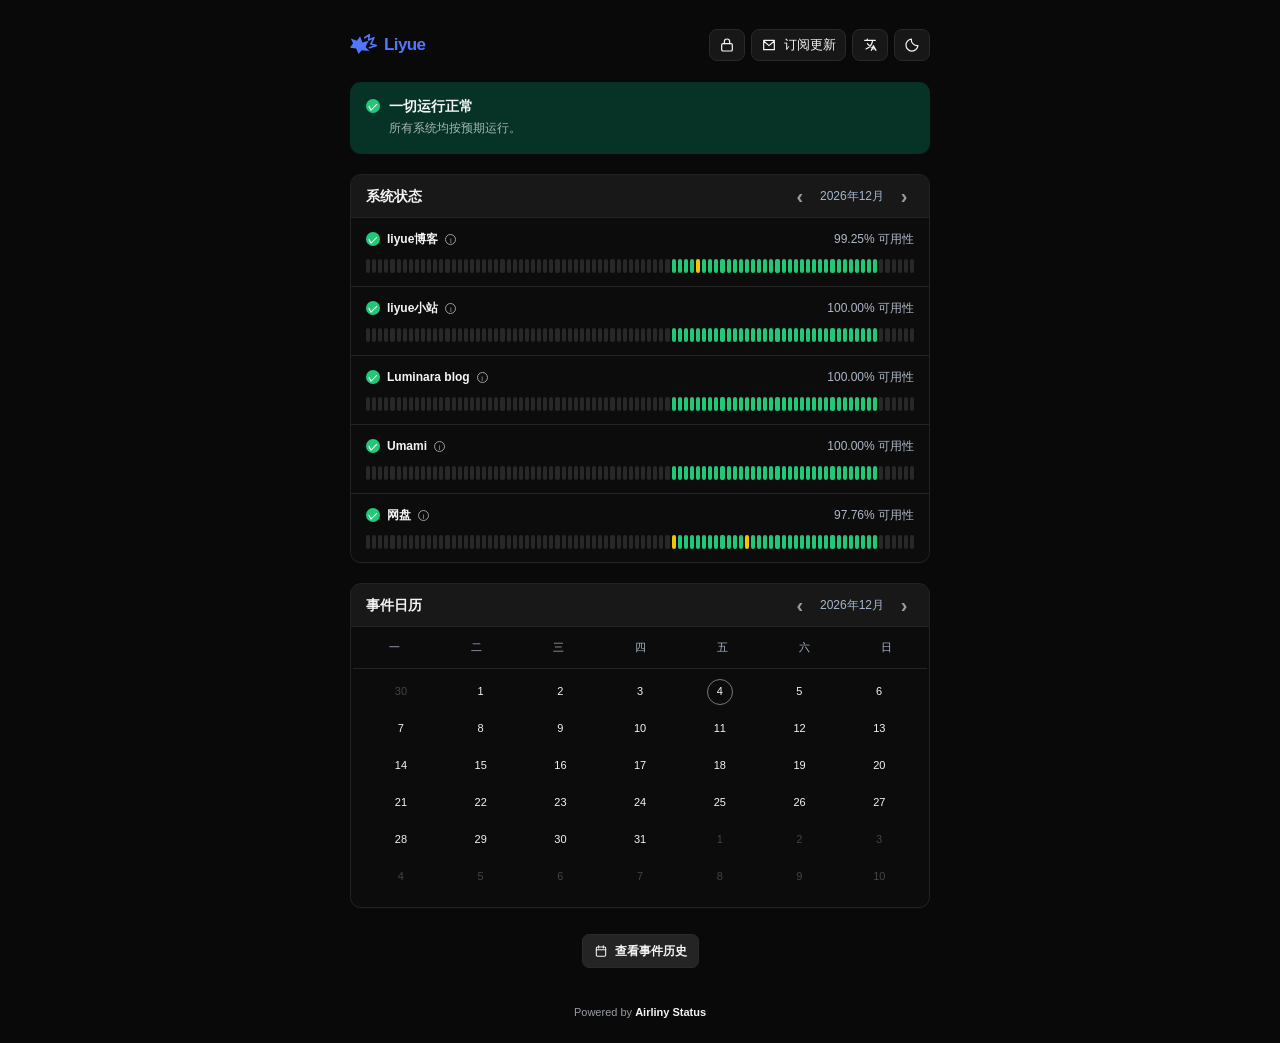
<file: index.html>
<!doctype html>
<html lang="zh-CN" data-theme="dark"><head><meta charset="utf-8"><meta name="viewport" content="width=device-width,initial-scale=1"><meta name="theme-color" content="#090909" id="theme-color"><meta name="description" content="Liyue 服务状态"><title>Liyue Status</title><link rel="stylesheet" href="./assets/style.css?v=20261026-4"></head>
<body><main class="page"><header class="topbar"><a class="brand" href="./" aria-label="Liyue Status"><svg class="brand-logo" viewBox="0 0 40 30" aria-hidden="true"><path d="M4 12 1 6l8 3 4-6 3 8 8-2-4 8 5 5-10-1-4 5-3-7-8-1 4-6Z" fill="currentColor"/><path d="M19 5 25 1l-1 7 7-3-4 8 7 2-9 3" fill="none" stroke="currentColor" stroke-width="2" stroke-linecap="round" stroke-linejoin="round"/></svg><span>Liyue</span></a><div class="actions"><a class="icon-btn" href="./private.html" title="私有站点" aria-label="私有站点"><svg viewBox="0 0 24 24" aria-hidden="true"><rect x="4" y="10" width="16" height="11" rx="2"/><path d="M8 10V7a4 4 0 0 1 8 0v3"/></svg></a><button id="subscribe" type="button" title="订阅更新"><svg viewBox="0 0 24 24" aria-hidden="true"><path d="M4 5h16v14H4zM4 6l8 7 8-7" /></svg><span data-i18n="subscribe">订阅更新</span></button><button id="lang" type="button" aria-label="切换语言" title="切换语言"><svg viewBox="0 0 24 24" aria-hidden="true"><circle cx="12" cy="12" r="9"/><path d="M3 12h18M12 3a15 15 0 0 1 0 18M12 3a15 15 0 0 0 0 18"/></svg></button><button id="theme" type="button" aria-label="切换主题" title="切换主题"><svg id="theme-icon" viewBox="0 0 24 24" aria-hidden="true"><path d="M20.9 13A9 9 0 0 1 11 3.1 9 9 0 1 0 20.9 13Z"/></svg></button></div></header>
<div id="subscribe-modal" class="modal" hidden><div class="modal-backdrop" data-close-subscribe></div><section class="modal-card" role="dialog" aria-modal="true" aria-labelledby="subscribe-heading"><button id="subscribe-close" class="modal-close" type="button" aria-label="Close">×</button><h2 id="subscribe-heading" data-i18n="subscribeTitle">订阅状态更新</h2><p id="subscribe-description" data-i18n="subscribeBody">网站发生故障或恢复时，通过邮件通知你。</p><form id="subscribe-form"><label for="subscribe-email" id="subscribe-email-label" data-i18n="subscribeEmail">邮箱地址</label><input id="subscribe-email" type="email" autocomplete="email" required maxlength="254" placeholder="you@example.com"><button id="subscribe-submit" class="subscribe-submit" type="submit" data-i18n="subscribeSubmit">发送验证邮件</button><p class="modal-note" id="subscribe-note" data-i18n="subscribeNote">我们会先发送验证邮件。确认后才会订阅，你可以随时退订。</p><p id="subscribe-result" class="subscribe-result" role="status" aria-live="polite"></p></form></section></div>
<section id="banner" class="banner"><div id="banner-icon" class="banner-icon">✓</div><div><h1 id="overall">正在读取状态…</h1><p id="summary">读取最近一次真实监控结果</p></div></section>
<section class="panel system-panel"><div class="panel-heading"><h2 data-i18n="systems">系统状态</h2><div class="month-nav"><button id="uptime-prev" aria-label="上个月">‹</button><span id="uptime-month"></span><button id="uptime-next" aria-label="下个月">›</button></div></div><div id="monitors" class="monitor-list"></div></section>
<section class="panel calendar-panel"><div class="panel-heading"><h2 data-i18n="calendar">事件日历</h2><div class="month-nav"><button id="calendar-prev" aria-label="上个月">‹</button><span id="calendar-month"></span><button id="calendar-next" aria-label="下个月">›</button></div></div><div class="calendar-wrap"><div class="weekdays" id="weekdays"></div><div id="calendar" class="calendar"></div></div><div id="day-detail" class="day-detail" hidden></div></section>
<div class="history-link-wrap"><button id="history-link" class="history-link"><svg viewBox="0 0 24 24" aria-hidden="true"><rect x="4" y="5" width="16" height="16" rx="2"/><path d="M8 3v4m8-4v4M4 10h16"/></svg><span data-i18n="historyButton">查看事件历史</span></button></div>
<section id="event-history" class="panel event-history" hidden><div class="panel-heading"><h2 data-i18n="incidents">历史事件</h2></div><div id="events"></div></section><footer>Powered by <a href="https://github.com/Airliny/airliny-status" target="_blank" rel="noreferrer">Airliny Status</a></footer></main><script src="./assets/app.js?v=20261027-102311" defer></script></body></html>
</file>
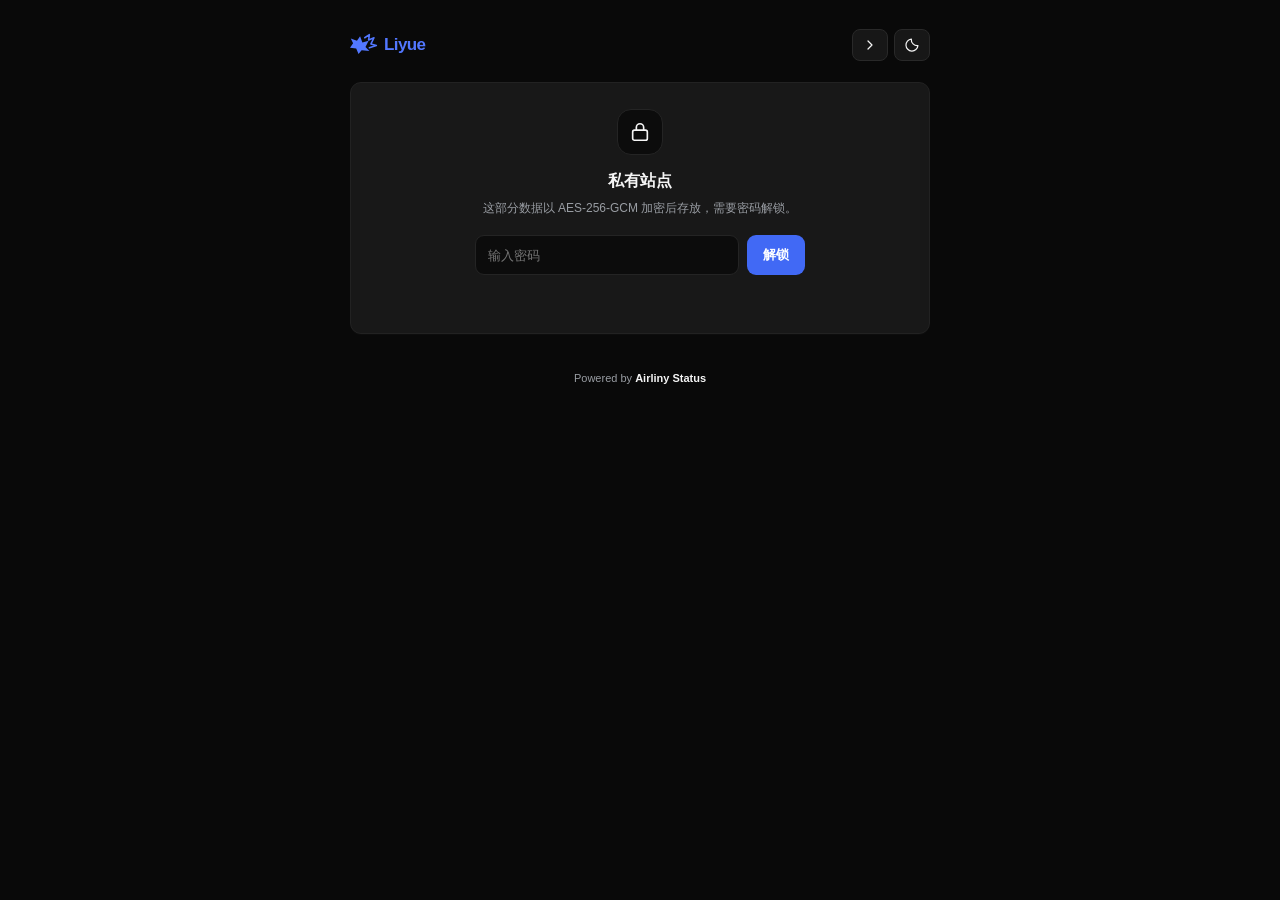
<file: private.html>
<!doctype html>
<html lang="zh-CN" data-theme="dark"><head><meta charset="utf-8"><meta name="viewport" content="width=device-width,initial-scale=1"><meta name="theme-color" content="#090909" id="theme-color"><meta name="robots" content="noindex,nofollow"><meta name="description" content="Liyue 私有服务状态"><title>Liyue Private Status</title><link rel="stylesheet" href="./assets/style.css?v=20261026-4"></head>
<body><main class="page"><header class="topbar"><a class="brand" href="./" aria-label="Liyue Status"><svg class="brand-logo" viewBox="0 0 40 30" aria-hidden="true"><path d="M4 12 1 6l8 3 4-6 3 8 8-2-4 8 5 5-10-1-4 5-3-7-8-1 4-6Z" fill="currentColor"/><path d="M19 5 25 1l-1 7 7-3-4 8 7 2-9 3" fill="none" stroke="currentColor" stroke-width="2" stroke-linecap="round" stroke-linejoin="round"/></svg><span>Liyue</span></a><div class="actions"><a class="icon-btn" href="./" title="返回公开状态页" aria-label="返回公开状态页"><svg viewBox="0 0 24 24" aria-hidden="true"><path d="M9 6 15 12 9 18"/></svg></a><button id="theme" type="button" aria-label="切换主题" title="切换主题"><svg id="theme-icon" viewBox="0 0 24 24" aria-hidden="true"><path d="M20.9 13A9 9 0 0 1 11 3.1 9 9 0 1 0 20.9 13Z"/></svg></button></div></header>

<section id="lock" class="panel lock-panel"><div class="lock-body"><div class="lock-icon"><svg viewBox="0 0 24 24" aria-hidden="true"><rect x="4" y="10" width="16" height="11" rx="2"/><path d="M8 10V7a4 4 0 0 1 8 0v3"/></svg></div><h1>私有站点</h1><p>这部分数据以 AES-256-GCM 加密后存放，需要密码解锁。</p><form id="unlock-form" autocomplete="off"><input id="password" type="password" placeholder="输入密码" aria-label="密码" required autocomplete="current-password"><button id="unlock-btn" type="submit">解锁</button></form><p id="lock-msg" class="lock-msg"></p></div></section>

<div id="content" hidden>
<section id="banner" class="banner"><div id="banner-icon" class="banner-icon">✓</div><div><h1 id="overall">—</h1><p id="summary"></p></div></section>
<section class="panel"><div class="panel-heading"><h2>私有服务</h2><button id="relock" class="lock-btn" type="button">锁定</button></div><div id="monitors" class="monitor-list"></div></section>
<section class="panel"><div class="panel-heading"><h2>历史事件</h2></div><div id="events"></div></section>
</div>

<footer>Powered by <a href="https://github.com/Airliny/airliny-status" target="_blank" rel="noreferrer">Airliny Status</a></footer></main>
<script src="./assets/private.js?v=20261026-4" defer></script></body></html>
</file>
<file: assets/style.css>
:root{color-scheme:dark;--bg:#090909;--panel:#181818;--panel-inner:#0c0c0c;--ink:#f5f5f5;--muted:#999da3;--line:#242424;--green:#20c878;--green-bg:#073326;--yellow:#f3c400;--orange:#ff8500;--red:#ff3939;--graybar:#282828;--button:#171717}html[data-theme="light"]{color-scheme:light;--bg:#f7f7f8;--panel:#fff;--panel-inner:#fff;--ink:#202124;--muted:#73777e;--line:#e7e7e9;--green:#139e61;--green-bg:#e4f7ed;--yellow:#d9ad00;--orange:#e87900;--red:#df3434;--graybar:#e1e1e3;--button:#f4f4f5}*{box-sizing:border-box}html,body{margin:0;min-height:100%;background:var(--bg);color:var(--ink)}body{font-family:Inter,-apple-system,BlinkMacSystemFont,"Segoe UI",Roboto,"Noto Sans SC",Arial,sans-serif;font-size:13px;line-height:1.5;transition:background .15s,color .15s}.page{width:min(580px,calc(100% - 28px));margin:26px auto 20px}.topbar{display:flex;align-items:center;justify-content:space-between;height:38px;margin-bottom:18px}.brand{display:flex;align-items:center;gap:3px;color:#5277ff;text-decoration:none;font-size:17px;font-weight:750;letter-spacing:-.6px}.brand-logo{width:31px;height:27px;fill:currentColor}.actions{display:flex;gap:6px}.actions button,.month-nav button{height:32px;min-width:32px;display:flex;align-items:center;justify-content:center;gap:7px;border:1px solid #292929;background:var(--button);color:var(--ink);border-radius:8px;padding:0 9px;cursor:pointer;font:inherit;font-weight:550}.actions button:hover,.month-nav button:hover,.history-link:hover{filter:brightness(1.2);border-color:#4b4b4b}.actions svg,.history-link svg{width:16px;height:16px;fill:none;stroke:currentColor;stroke-width:1.8;stroke-linecap:round;stroke-linejoin:round}.banner{display:flex;align-items:flex-start;gap:9px;background:var(--green-bg);border-radius:11px;padding:14px 16px;margin-bottom:20px;min-height:72px}.banner-icon{flex:none;display:grid;place-items:center;width:14px;height:14px;border-radius:50%;background:var(--green);color:#fff;font-size:10px;font-weight:800;margin-top:3px}.banner h1{font-size:14px;font-weight:700;margin:0 0 2px}.banner p{color:#a5b8b1;margin:0;font-size:12px}.banner.down{background:#351719}.banner.down .banner-icon{background:var(--red)}.banner.unknown{background:var(--panel)}.banner.unknown .banner-icon{background:#777}.panel{border:1px solid #222;border-radius:11px;overflow:hidden;background:var(--panel);margin-bottom:20px;box-shadow:0 1px 0 rgba(255,255,255,.015)}html[data-theme="light"] .panel{border-color:var(--line)}.panel-heading{height:43px;display:flex;align-items:center;justify-content:space-between;padding:0 15px;background:var(--panel);border-bottom:1px solid var(--line)}.panel-heading h2{font-size:14px;font-weight:700;margin:0}.month-nav{display:flex;align-items:center;gap:10px;color:#a6b6ce;font-size:12px}.month-nav button{height:26px;min-width:20px;padding:0;border:0;background:transparent;color:var(--muted);font-size:20px;line-height:1}.monitor-list{background:var(--panel-inner)}.monitor{padding:12px 15px 13px;border-bottom:1px solid var(--line)}.monitor:last-child{border-bottom:0}.monitor-head{display:flex;align-items:center;gap:7px;min-width:0}.status-check{display:grid;place-items:center;flex:none;width:14px;height:14px;border-radius:50%;background:var(--green);color:#fff;font-size:10px;font-weight:800}.status-check.down{background:var(--red)}.monitor-name{font-size:12px;font-weight:650;min-width:0;overflow-wrap:anywhere}.info{display:inline-grid;place-items:center;border:1px solid var(--muted);color:var(--muted);border-radius:50%;width:11px;height:11px;font-size:8px;flex:none}.uptime{margin-left:auto;white-space:nowrap;color:#aeb8c7;font-size:12px}.bars{display:grid;grid-template-columns:repeat(90,minmax(0,1fr));gap:2px;margin-top:11px}.bar{height:14px;border-radius:2px;background:var(--graybar);min-width:0}.bar.up{background:var(--green)}.bar.partial{background:var(--yellow)}.bar.down{background:var(--red)}.bar.mixed{background:var(--orange)}.bar.future{opacity:.38}.calendar-wrap{padding:0 2px 4px;background:var(--panel-inner)}.weekdays,.calendar{display:grid;grid-template-columns:repeat(7,minmax(0,1fr));text-align:center}.weekdays{height:42px;align-items:center;border-bottom:1px solid var(--line);color:#a9b5c6;font-size:11px}.calendar{padding:4px 8px 8px;grid-auto-rows:37px;align-items:center}.cal-day{justify-self:center;display:grid;place-items:center;width:26px;height:26px;border-radius:50%;border:1px solid transparent;background:transparent;color:var(--ink);font:inherit;font-size:11px;cursor:pointer}.cal-day:hover{background:var(--button);border-color:var(--muted)}.cal-day.other{color:#444}.cal-day.event-yellow{border-color:var(--yellow);border-width:2px}.cal-day.event-orange{border-color:var(--orange);border-width:2px}.cal-day.event-red{border-color:var(--red);border-width:2px}.cal-day.today{border-color:#777}.cal-day.selected{background:var(--green-bg);border-color:var(--green);color:var(--ink)}.day-detail{padding:11px 15px;border-top:1px solid var(--line);color:var(--muted);font-size:12px}.history-link-wrap{display:flex;justify-content:center;margin:26px 0 35px}.history-link{display:flex;align-items:center;gap:7px;border:1px solid #2a2a2a;background:#242424;color:#f4f4f4;border-radius:7px;padding:7px 11px;font:inherit;font-size:12px;font-weight:600;cursor:pointer}.history-link svg{width:14px;height:14px}.event-history{margin-top:-12px}.event{padding:13px 15px;border-bottom:1px solid var(--line)}.event:last-child{border-bottom:0}.event-title{font-weight:650;margin-bottom:3px}.event-meta{font-size:11px;color:var(--muted)}.empty{padding:20px;text-align:center;color:var(--muted)}footer{text-align:center;color:var(--muted);font-size:11px;margin:36px 0 22px}footer a{color:var(--ink);text-decoration:none;font-weight:650}footer a:hover{text-decoration:underline}@media(max-width:520px){.page{width:calc(100% - 20px);margin-top:14px}.brand{font-size:16px}.banner{margin-bottom:15px}.panel{margin-bottom:15px}.panel-heading{padding:0 11px}.monitor{padding:11px}.monitor-name{font-size:11px}.uptime{font-size:10px}.bars{gap:1.5px}.bar{height:12px}.calendar{grid-auto-rows:34px;padding-inline:3px}.month-nav{gap:4px;font-size:11px}.actions button{min-width:30px;padding:0 7px}.actions button:first-child{padding:0 8px}}@media(prefers-reduced-motion:reduce){*{transition:none!important}}
.modal[hidden]{display:none}.modal{position:fixed;inset:0;z-index:1000;display:grid;place-items:center;padding:18px}.modal-backdrop{position:absolute;inset:0;background:rgba(0,0,0,.68);backdrop-filter:blur(3px)}.modal-card{position:relative;width:min(420px,100%);padding:25px;background:var(--panel);color:var(--ink);border:1px solid var(--line);border-radius:14px;box-shadow:0 20px 80px #0008}.modal-card h2{margin:0 30px 7px 0;font-size:18px}.modal-card>p{color:var(--muted);font-size:13px;margin:0 0 20px}.modal-close{position:absolute;right:13px;top:11px;width:30px;height:30px;border:0;border-radius:7px;background:var(--button);color:var(--ink);font-size:23px;cursor:pointer}.modal-card label{display:block;margin-bottom:7px;font-size:12px;font-weight:650}.modal-card input{display:block;width:100%;height:42px;border:1px solid var(--line);border-radius:8px;padding:0 12px;background:var(--panel-inner);color:var(--ink);font:inherit;outline:none}.modal-card input:focus{border-color:#5277ff}.subscribe-submit{width:100%;height:40px;margin-top:12px;border:0;border-radius:8px;background:#4169f5;color:white;font:inherit;font-weight:650;cursor:pointer}.subscribe-submit:disabled{opacity:.6;cursor:wait}.modal-note{font-size:11px!important;color:var(--muted);margin:12px 0 0!important}.subscribe-result{font-size:12px;color:var(--ink);margin:12px 0 0;overflow-wrap:anywhere}html[data-theme="light"] .modal-backdrop{background:rgba(15,15,20,.38)}
.actions a.icon-btn{height:32px;min-width:32px;display:flex;align-items:center;justify-content:center;border:1px solid #292929;background:var(--button);color:var(--ink);border-radius:8px;padding:0 9px;text-decoration:none}.actions a.icon-btn:hover{filter:brightness(1.2);border-color:#4b4b4b}.actions a.icon-btn svg{width:16px;height:16px;fill:none;stroke:currentColor;stroke-width:1.8;stroke-linecap:round;stroke-linejoin:round}.lock-body{padding:26px 20px 28px;text-align:center}.lock-icon{display:grid;place-items:center;width:46px;height:46px;margin:0 auto;border-radius:14px;background:var(--panel-inner);border:1px solid var(--line)}.lock-icon svg{width:22px;height:22px;fill:none;stroke:var(--ink);stroke-width:1.8;stroke-linecap:round;stroke-linejoin:round}.lock-body h1{font-size:16px;font-weight:750;margin:14px 0 6px}.lock-body p{color:var(--muted);font-size:12px;margin:0 0 18px}#unlock-form{display:flex;gap:8px;max-width:330px;margin:0 auto}#unlock-form input{flex:1;min-width:0;height:40px;border:1px solid var(--line);border-radius:9px;padding:0 12px;background:var(--panel-inner);color:var(--ink);font:inherit;outline:none}#unlock-form input:focus{border-color:#5277ff}#unlock-form button{height:40px;padding:0 16px;border:0;border-radius:9px;background:#4169f5;color:#fff;font:inherit;font-weight:650;cursor:pointer}#unlock-form button:disabled{opacity:.6;cursor:wait}.lock-msg{min-height:16px;margin:14px 0 0!important;font-size:12px;color:var(--muted)}.lock-msg.error{color:var(--red)}.lock-btn{height:26px;padding:0 10px;border:1px solid var(--line);border-radius:7px;background:var(--button);color:var(--muted);font:inherit;font-size:11px;cursor:pointer}.lock-btn:hover{color:var(--ink);border-color:#4b4b4b}.private-row{padding:12px 15px;border-bottom:1px solid var(--line);background:var(--panel-inner)}.private-row:last-child{border-bottom:0}.private-meta{display:flex;flex-wrap:wrap;gap:4px 12px;margin-top:7px;color:var(--muted);font-size:11px}.private-url{color:var(--muted);text-decoration:none;overflow-wrap:anywhere}.private-url:hover{color:var(--ink);text-decoration:underline}.private-error{color:var(--red);overflow-wrap:anywhere}
</file>
